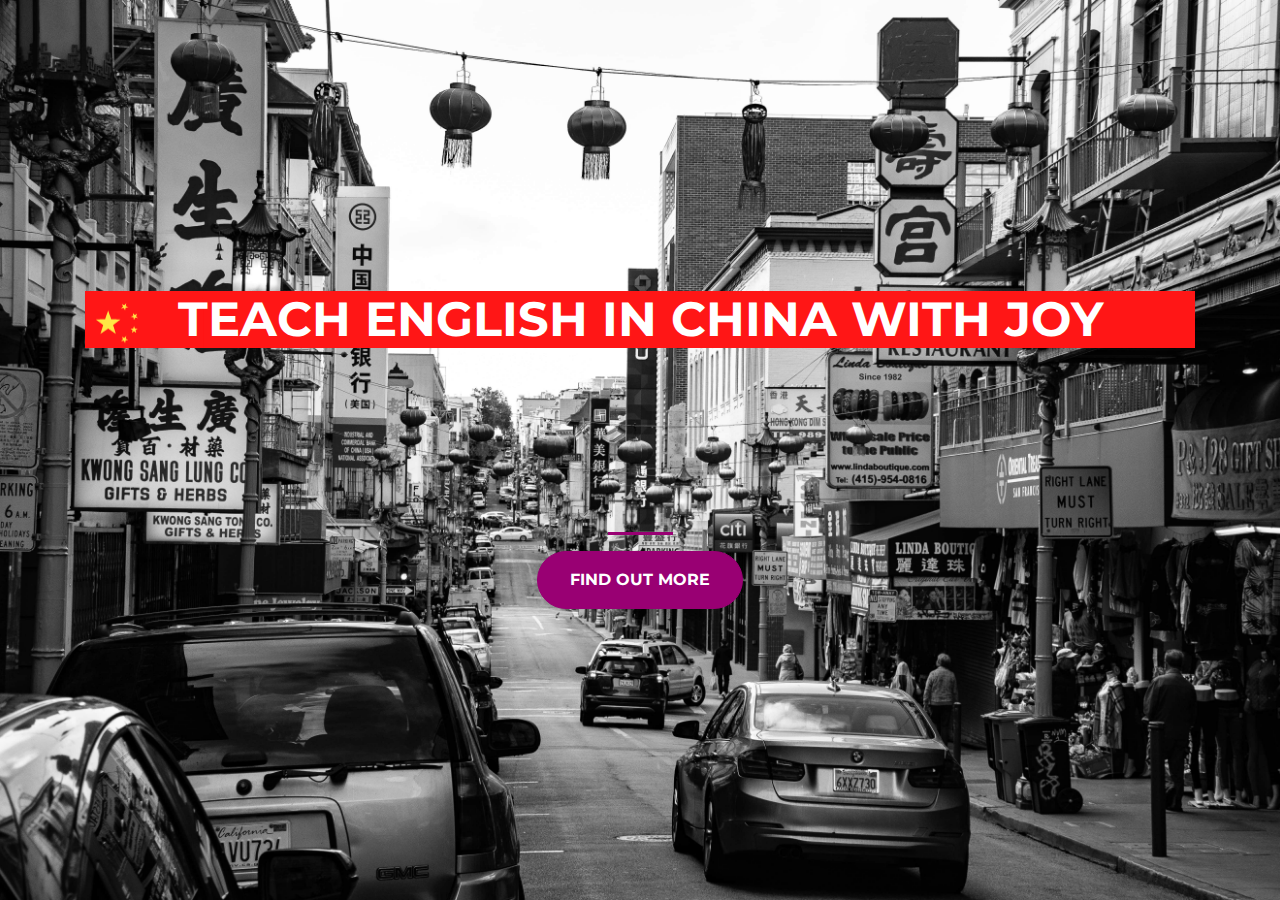
<file: teachenglishnchina/Index.html>
<!DOCTYPE html>
<html><head><title>Teach English in china with JOY</title><!-- Required meta tags --><meta charset="utf-8"><meta name="viewport" content="width=device-width, initial-scale=1, shrink-to-fit=no"><!-- Google Fonts --><link href="https://fonts.googleapis.com/css?family=Montserrat" rel="stylesheet"><!-- Bootstrap CSS from a CDN. This way you don't have to include the bootstrap file yourself --><link rel="stylesheet" href="https://stackpath.bootstrapcdn.com/bootstrap/4.3.1/css/bootstrap.min.css" integrity="sha384-ggOyR0iXCbMQv3Xipma34MD+dH/1fQ784/j6cY/iJTQUOhcWr7x9JvoRxT2MZw1T" crossorigin="anonymous"><!-- Your own stylesheet --><link rel="stylesheet" type="text/css" href="css/style.css"><!-- favicon --><link rel="shortcut icon" href="favicons/.-2958555-favicon.ico" type="image/x-icon"><link rel="icon" href="favicons/.-7373329-favicon.ico" type="image/x-icon"></head><body>
    <div class="container d-flex align-items-center h-100">
      <div class="row">
        <header class="text-center col-12"><div id="box">
            <h1 class="text-uppercase"><strong>Teach English in China with JOY </strong></h1>
          </div>
          
        </header><div class="buffer col-12"></div>
        <section class="text-center col-12"><hr><button class="btn btn-primary btn-xl"> <a href="home.html" style="color:white;">Find out more</a></button>
        </section></div>
    </div>
  </body></html>
</file>
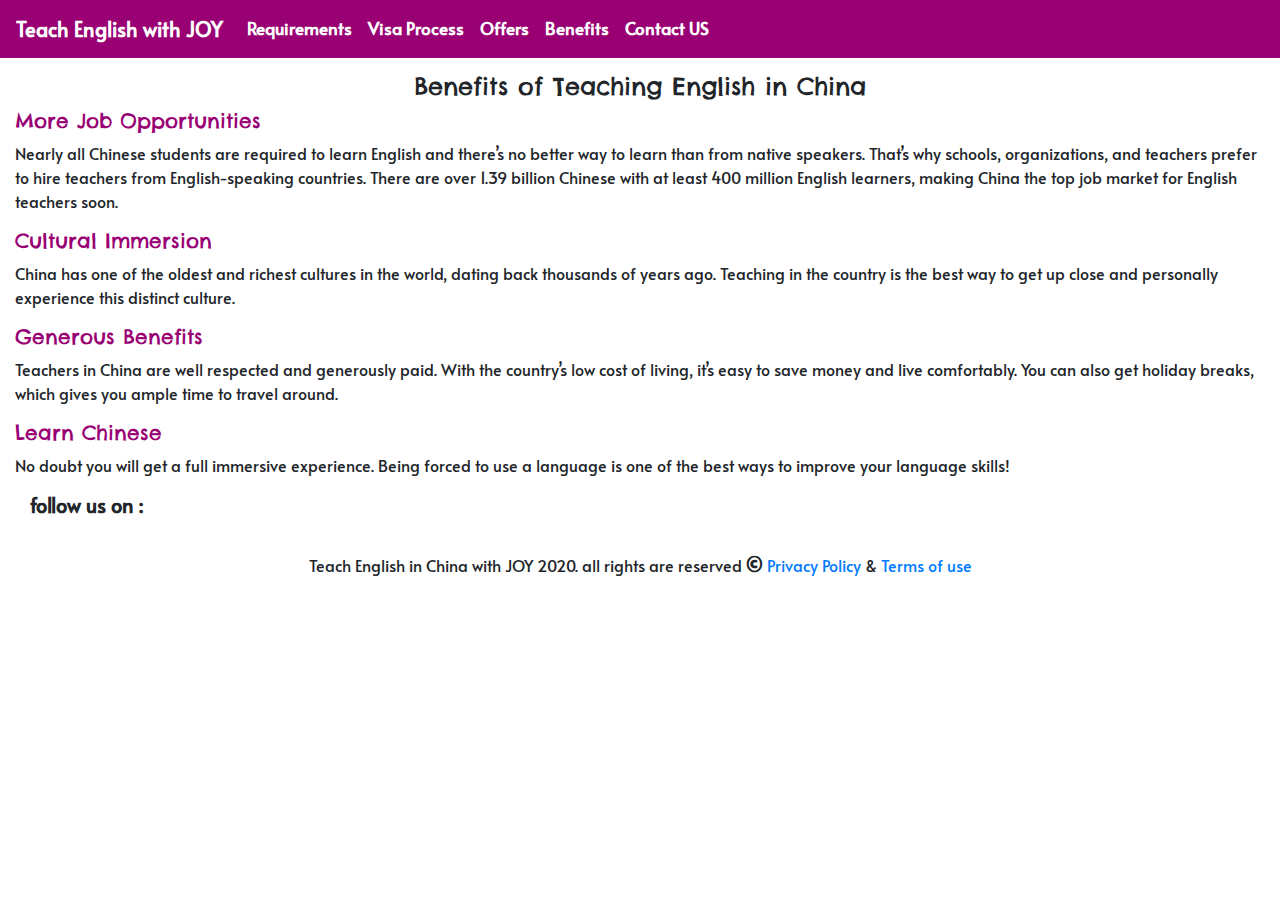
<file: teachenglishnchina/benefits.html>
<!DOCTYPE html>
<html lang="en" prefix="og: http://ogp.me/ns#"><head><!-- Required meta tags --><meta charset="utf-8"><meta name="viewport" content="width=device-width, initial-scale=1, shrink-to-fit=no"><!-- index css   --><link rel="stylesheet" href="css/home.css"><!--Google fonts--><link href="https://fonts.googleapis.com/css?family=Alata%7CBangers%7CLibre+Caslon+Text%7CQuicksand%7CSofadi+One%7CRaleway&amp;display=swap" rel="stylesheet"><link href="https://fonts.googleapis.com/css2?family=Chelsea+Market&amp;display=swap" rel="stylesheet"><link href="https://fonts.googleapis.com/css2?family=Raleway:ital@1&amp;display=swap" rel="stylesheet"><!--   favicon   --><link rel="shortcut icon" href="" type="image/x-icon"><link rel="icon" href="favicons/2526699-img-favicon.ico" type="image/x-icon"><!--    font awesome--><script src="js/4982c5392e.js" crossorigin="anonymous"></script><script src="js/js-fontawesome-iconpicker.min.js"></script><!-- Bootstrap CSS --><link rel="stylesheet" href="https://stackpath.bootstrapcdn.com/bootstrap/4.4.1/css/bootstrap.min.css" integrity="sha384-Vkoo8x4CGsO3+Hhxv8T/Q5PaXtkKtu6ug5TOeNV6gBiFeWPGFN9MuhOf23Q9Ifjh" crossorigin="anonymous"><!--social Media OPG --><meta property="og:title" content=""><meta property="og:type" content=""><meta property="og:url" content=""><meta property="og:image" content=""><meta property="og:image:width" content="300"><meta property="og:image:height" content="300"><!-- favicon --><link rel="icon" href="favicons/.-8148787-emoji.png"><link rel="shortcut icon" href="favicons/.-9412044-favicon.ico" type="image/x-icon"><link rel="icon" href="favicons/.-2333917-favicon.ico" type="image/x-icon"></head><body>
  <div class="container-fluid">
        <!-- this is the navbar -->
    <nav class="navbar fixed-top navbar-expand-lg navbar-dark" style="background-color: #990073"><a class="navbar-brand" href="Index.html">
            <b>Teach English with JOY</b>
        </a>
        <button class="navbar-toggler" type="button" data-toggle="collapse" data-target="#navbarSupportedContent" aria-controls="navbarSupportedContent" aria-expanded="false" aria-label="Toggle navigation">
            <span class="navbar-toggler-icon"></span>
        </button>

        <div class="collapse navbar-collapse" id="navbarSupportedContent">
            <ul class="navbar-nav mr-auto"><li class="nav-item active">
                    <a class="nav-link" href="requirements.html"><i class="fas fa-file-signature"></i> Requirements
                        <span class="sr-only">(current)</span>
                    </a>
                </li>
                <li class="nav-item active">
                    <a class="nav-link" href="visaProcess.html"><i class="fas fa-passport"></i> Visa Process
                        <span class="sr-only">(current)</span>
                    </a>
                </li>
                   <li class="nav-item active">
                    <a class="nav-link" href="offers.html"><i class="fas fa-bullhorn"></i> Offers
                        <span class="sr-only">(current)</span>
                    </a>
                </li>
                <li class="nav-item active">
                    <a class="nav-link" href="benefits.html"><i class="fas fa-dollar-sign"></i> Benefits
                        <span class="sr-only">(current)</span>
                    </a>
                </li>
                <li class="nav-item active">
                    <a class="nav-link" href="contact.html"> <i class="fas fa-user-circle"></i> Contact US
                        <span class="sr-only">(current)</span>
                    </a>
                  </li>
               
            </ul></div>
    </nav><br><br><br><!--==================the body starts her======--><h4>Benefits of Teaching English in China</h4>
       <h5>More Job Opportunities</h5>
       <p>Nearly all Chinese students are required to learn English and there&rsquo;s no better way to learn than from native speakers. That&rsquo;s why schools, organizations, and teachers prefer to hire teachers from English-speaking countries.

        There are over 1.39 billion Chinese with at least 400 million English learners, making China the top job market for English teachers soon.</p>
        <h5>Cultural Immersion</h5>
        <p>China has one of the oldest and richest cultures in the world, dating back thousands of years ago. Teaching in the country is the best way to get up close and personally experience this distinct culture.</p>
        <h5>Generous Benefits</h5>
        <p>Teachers in China are well respected and generously paid. With the country&rsquo;s low cost of living, it&rsquo;s easy to save money and live comfortably. You can also get holiday breaks, which gives you ample time to travel around.</p>
         <h5>Learn Chinese</h5>
         <p>No doubt you will get a full immersive experience. Being forced to use a language is one of the best ways to improve your language skills!</p>
        <!--    footer-->
   <!--=======================the footer ================================-->
   <footer><div class="container-fluid">
        <h6> <b> follow us on :</b></h6>
        <div class="row">  

            <div class="col">
                 
            <a href="#"><i class="fab fa-facebook-f fa-2x faa-tada animated-hover" style="color:darkblue;"></i></a>
        </div>
        <div class="col">
            <a href="#"><i class="fab fa-twitter fa-2x faa-tada animated-hover"></i></a>
        </div>
        <div class="col">
            <a href="#"><i class="fab fa-instagram fa-2x faa-tada animated-hover " style="color:black;"></i></a>
        </div>
        

        </div>
        <br><section><p>Teach English in China with JOY 2020. all rights are reserved <b>&copy;</b><a href="privacy.html"> Privacy Policy</a> &amp; <a href="terms.html">Terms of use</a></p>
        </section></div>
</footer></div>

 


<!-- Optional JavaScript -->
<!-- jQuery first, then Popper.js, then Bootstrap JS -->
<script src="js/jquery-3.4.1.slim.min.js" integrity="sha384-J6qa4849blE2+poT4WnyKhv5vZF5SrPo0iEjwBvKU7imGFAV0wwj1yYfoRSJoZ+n" crossorigin="anonymous"></script><script src="js/umd-popper.min.js" integrity="sha384-Q6E9RHvbIyZFJoft+2mJbHaEWldlvI9IOYy5n3zV9zzTtmI3UksdQRVvoxMfooAo" crossorigin="anonymous"></script><script src="js/js-bootstrap.min.js" integrity="sha384-wfSDF2E50Y2D1uUdj0O3uMBJnjuUD4Ih7YwaYd1iqfktj0Uod8GCExl3Og8ifwB6" crossorigin="anonymous"></script></body></html>
</file>
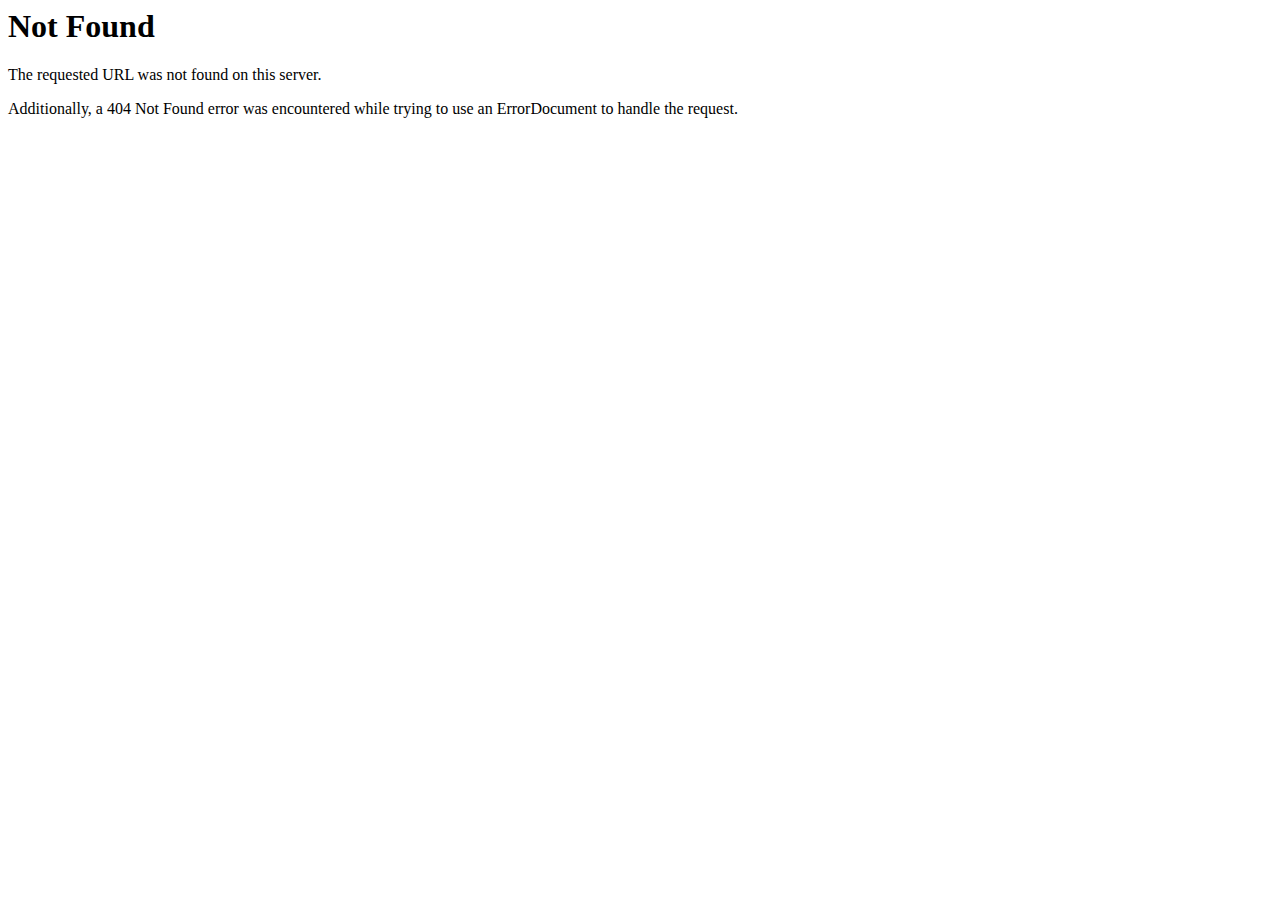
<file: teachenglishnchina/privacy.html>
<!DOCTYPE HTML PUBLIC "-//IETF//DTD HTML 2.0//EN">
<html><head>
<title>404 Not Found</title>
</head><body>
<h1>Not Found</h1>
<p>The requested URL was not found on this server.</p>
<p>Additionally, a 404 Not Found
error was encountered while trying to use an ErrorDocument to handle the request.</p>
</body></html>
</file>
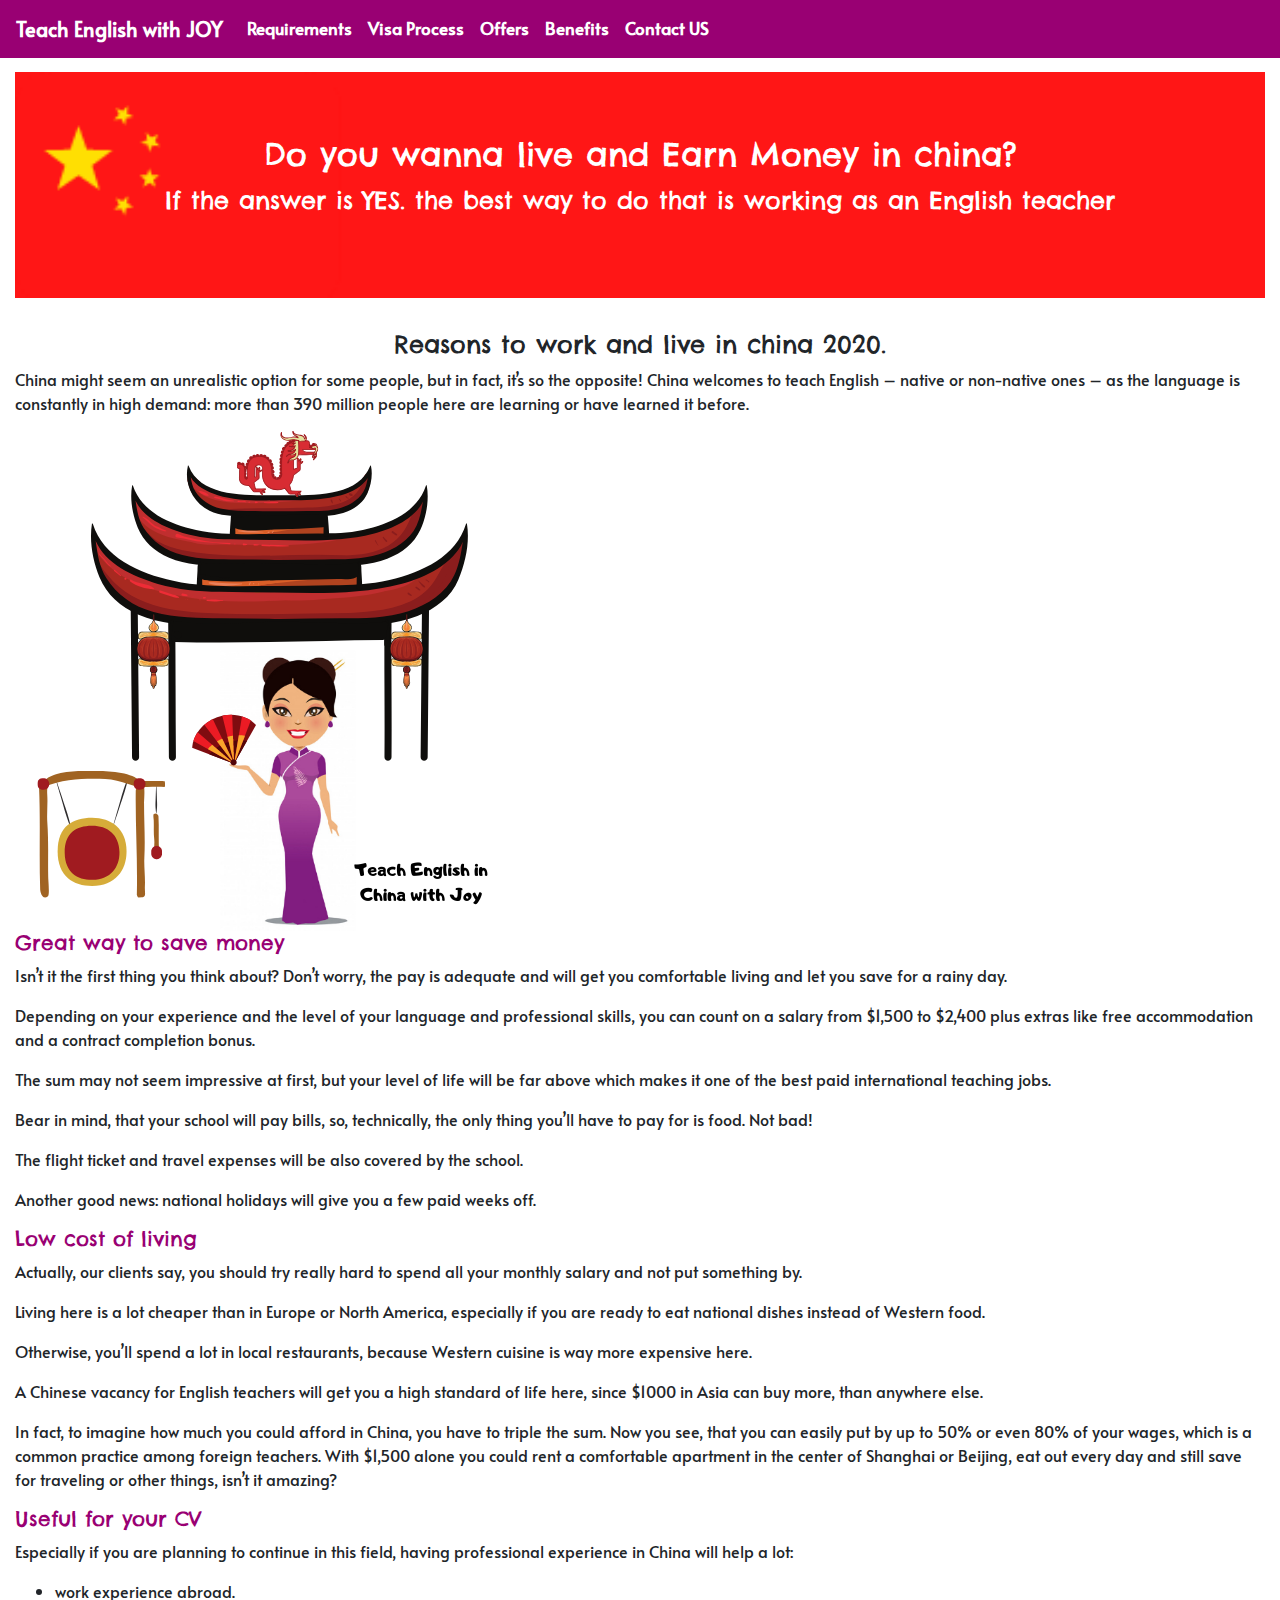
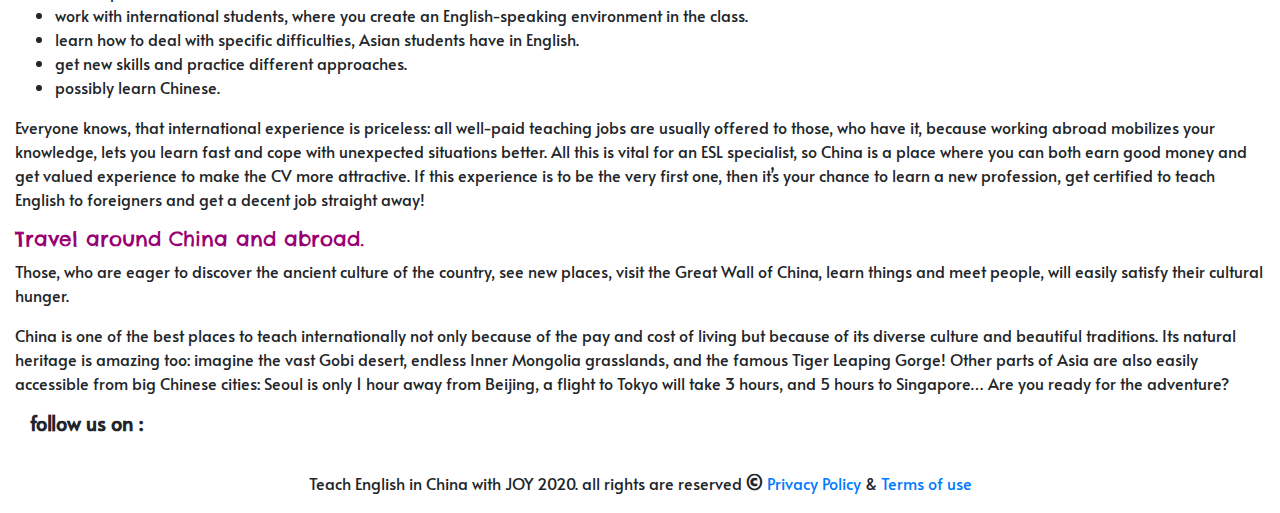
<file: teachenglishnchina/teachenglishnchina.html>
<!DOCTYPE html>
<html lang="en" prefix="og: http://ogp.me/ns#"><head><!-- Required meta tags --><meta charset="utf-8"><meta name="viewport" content="width=device-width, initial-scale=1, shrink-to-fit=no"><!-- index css   --><link rel="stylesheet" href="css/home.css"><!--Google fonts--><link href="https://fonts.googleapis.com/css?family=Alata%7CBangers%7CLibre+Caslon+Text%7CQuicksand%7CSofadi+One%7CRaleway&amp;display=swap" rel="stylesheet"><link href="https://fonts.googleapis.com/css2?family=Chelsea+Market&amp;display=swap" rel="stylesheet"><link href="https://fonts.googleapis.com/css2?family=Raleway:ital@1&amp;display=swap" rel="stylesheet"><!--   favicon   --><link rel="shortcut icon" href="" type="image/x-icon"><link rel="icon" href="favicons/9986403-img-favicon.ico" type="image/x-icon"><!--    font awesome--><script src="js/4982c5392e.js" crossorigin="anonymous"></script><script src="js/js-fontawesome-iconpicker.min.js"></script><!-- Bootstrap CSS --><link rel="stylesheet" href="https://stackpath.bootstrapcdn.com/bootstrap/4.4.1/css/bootstrap.min.css" integrity="sha384-Vkoo8x4CGsO3+Hhxv8T/Q5PaXtkKtu6ug5TOeNV6gBiFeWPGFN9MuhOf23Q9Ifjh" crossorigin="anonymous"><!--social Media OPG --><meta property="og:title" content="Teach English in China with JOY"><meta property="og:description" content="The Joy Agency helps you find a job in china"><meta property="og:url" content=""><meta property="og:image" content=""><meta property="og:image:width" content="300"><meta property="og:image:height" content="300"><!-- favicon --><link rel="shortcut icon" href="favicons/.-8300844-favicon.ico" type="image/x-icon"><link rel="icon" href="favicons/.-7061557-favicon.ico" type="image/x-icon"><title>Teach English in China with JOY</title></head><body>
  <div class="container-fluid">
        <!-- this is the navbar -->
    <nav class="navbar fixed-top navbar-expand-lg navbar-dark" style="background-color: #990073"><a class="navbar-brand" href="Index.html">
            <b>Teach English with JOY</b>
        </a>
        <button class="navbar-toggler" type="button" data-toggle="collapse" data-target="#navbarSupportedContent" aria-controls="navbarSupportedContent" aria-expanded="false" aria-label="Toggle navigation">
            <span class="navbar-toggler-icon"></span>
        </button>

        <div class="collapse navbar-collapse" id="navbarSupportedContent">
            <ul class="navbar-nav mr-auto"><li class="nav-item active">
                    <a class="nav-link" href="requirements.html"><i class="fas fa-file-signature"></i> Requirements
                        <span class="sr-only">(current)</span>
                    </a>
                </li>
                <li class="nav-item active">
                    <a class="nav-link" href="visaProcess.html"><i class="fas fa-passport"></i> Visa Process
                        <span class="sr-only">(current)</span>
                    </a>
                </li>
                   <li class="nav-item active">
                    <a class="nav-link" href="offers.html"><i class="fas fa-bullhorn"></i> Offers
                        <span class="sr-only">(current)</span>
                    </a>
                </li>
                <li class="nav-item active">
                    <a class="nav-link" href="benefits.html"><i class="fas fa-dollar-sign"></i> Benefits
                        <span class="sr-only">(current)</span>
                    </a>
                </li>
                <li class="nav-item active">
                    <a class="nav-link" href="contact.html"> <i class="fas fa-user-circle"></i> Contact US
                        <span class="sr-only">(current)</span>
                    </a>
                  </li>

            </ul></div>
    </nav><br><br><br><!--==================the body starts her======--><div class="jumbotron jumbotron-fluid">
                <div class="container">
                  <h6 class="display-4">Do you wanna live and Earn Money in china?</h6>
                  <p class="lead">If the answer is YES. the best way to do that is working as an English teacher</p>
                </div>
              </div>
              <h4>Reasons to work and live in china 2020.</h4>
              <p>China might seem an unrealistic option for some people, but in fact, it&rsquo;s so the opposite!

                China welcomes to teach English &ndash; native or non-native ones &ndash; as the language is constantly in high demand: more than 390 million people here are learning or have learned it before.</p>
                <img src="images/joy.png" class="img-fluid" alt="Responsive image"><h5>Great way to save money</h5>
                 <p>Isn&rsquo;t it the first thing you think about? Don&rsquo;t worry, the pay is adequate and will get you comfortable living and let you save for a rainy day.</p>
                 <p>Depending on your experience and the level of your language and professional skills, you can count on a salary from $1,500 to $2,400 plus extras like free accommodation and a contract completion bonus.</p>
                 <p>The sum may not seem impressive at first, but your level of life will be far above which makes it one of the best paid international teaching jobs.</p>
                 <p>Bear in mind, that your school will pay bills, so, technically, the only thing you&rsquo;ll have to pay for is food. Not bad!</p>
                 <p>The flight ticket and travel expenses will be also covered by the school.</p>
                 <p>Another good news: national holidays will give you a few paid weeks off. </p>
                <h5>Low cost of living</h5>
                <p>Actually, our clients say, you should try really hard to spend all your monthly salary and not put something by.</p>
                <p>Living here is a lot cheaper than in Europe or North America, especially if you are ready to eat national dishes instead of Western food.</p>
                <p>Otherwise, you&rsquo;ll spend a lot in local restaurants, because Western cuisine is way more expensive here.</p>
                <p>A Chinese vacancy for English teachers will get you a high standard of life here, since $1000 in Asia can buy more, than anywhere else.</p>
                <p>In fact, to imagine how much you could afford in China, you have to triple the sum.

                    Now you see, that you can easily put by up to 50% or even 80% of your wages, which is a common practice among foreign teachers.

                    With $1,500 alone you could rent a comfortable apartment in the center of Shanghai or Beijing, eat out every day and still save for traveling or other things, isn&rsquo;t it amazing?</p>
               <h5>Useful for your CV</h5>
               <p>Especially if you are planning to continue in this field, having professional experience in China will help a lot:</p>
               <ul id="list"><li>work experience abroad.</li>
                   <li>work with international students, where you create an English-speaking environment in the class.</li>
                   <li>learn how to deal with specific difficulties, Asian students have in English.</li>
                   <li>get new skills and practice different approaches.</li>
                   <li>possibly learn Chinese.</li>
               </ul><p>Everyone knows, that international experience is priceless: all well-paid teaching jobs are usually offered to those, who have it, because working abroad mobilizes your knowledge, lets you learn fast and cope with unexpected situations better.

                All this is vital for an ESL specialist, so China is a place where you can both earn good money and get valued experience to make the CV more attractive.

                If this experience is to be the very first one, then it&rsquo;s your chance to learn a new profession, get certified to teach English to foreigners and get a decent job straight away!</p>

                <h5>Travel around China and abroad.</h5>
                <p>Those, who are eager to discover the ancient culture of the country, see new places, visit the Great Wall of China, learn things and meet people, will easily satisfy their cultural hunger.</p><p>

                    China is one of the best places to teach internationally not only because of the pay and cost of living but because of its diverse culture and beautiful traditions.

                    Its natural heritage is amazing too: imagine the vast Gobi desert, endless Inner Mongolia grasslands, and the famous Tiger Leaping Gorge!

                    Other parts of Asia are also easily accessible from big Chinese cities: Seoul is only 1 hour away from Beijing, a flight to Tokyo will take 3 hours, and 5 hours to Singapore&hellip;

                    Are you ready for the adventure?</p>

   <!--    footer-->
   <!--=======================the footer ================================-->
        <footer><div class="container-fluid">
                <h6> <b> follow us on :</b></h6>
                <div class="row">

                    <div class="col">

                    <a href="#"><i class="fab fa-facebook-f fa-2x faa-tada animated-hover" style="color:darkblue;"></i></a>
                </div>
                <div class="col">
                    <a href="#"><i class="fab fa-twitter fa-2x faa-tada animated-hover"></i></a>
                </div>
                <div class="col">
                    <a href="#"><i class="fab fa-instagram fa-2x faa-tada animated-hover " style="color:black;"></i></a>
                </div>


                </div>
                <br><section><p>Teach English in China with JOY 2020. all rights are reserved <b>&copy;</b><a href="privacy.html"> Privacy Policy</a> &amp; <a href="terms.html">Terms of use</a></p>
                </section></div>
        </footer></div>




    <!-- Optional JavaScript -->
    <!-- jQuery first, then Popper.js, then Bootstrap JS -->
    <script src="js/jquery-3.4.1.slim.min.js" integrity="sha384-J6qa4849blE2+poT4WnyKhv5vZF5SrPo0iEjwBvKU7imGFAV0wwj1yYfoRSJoZ+n" crossorigin="anonymous"></script><script src="js/umd-popper.min.js" integrity="sha384-Q6E9RHvbIyZFJoft+2mJbHaEWldlvI9IOYy5n3zV9zzTtmI3UksdQRVvoxMfooAo" crossorigin="anonymous"></script><script src="js/js-bootstrap.min.js" integrity="sha384-wfSDF2E50Y2D1uUdj0O3uMBJnjuUD4Ih7YwaYd1iqfktj0Uod8GCExl3Og8ifwB6" crossorigin="anonymous"></script></body></html>
</file>
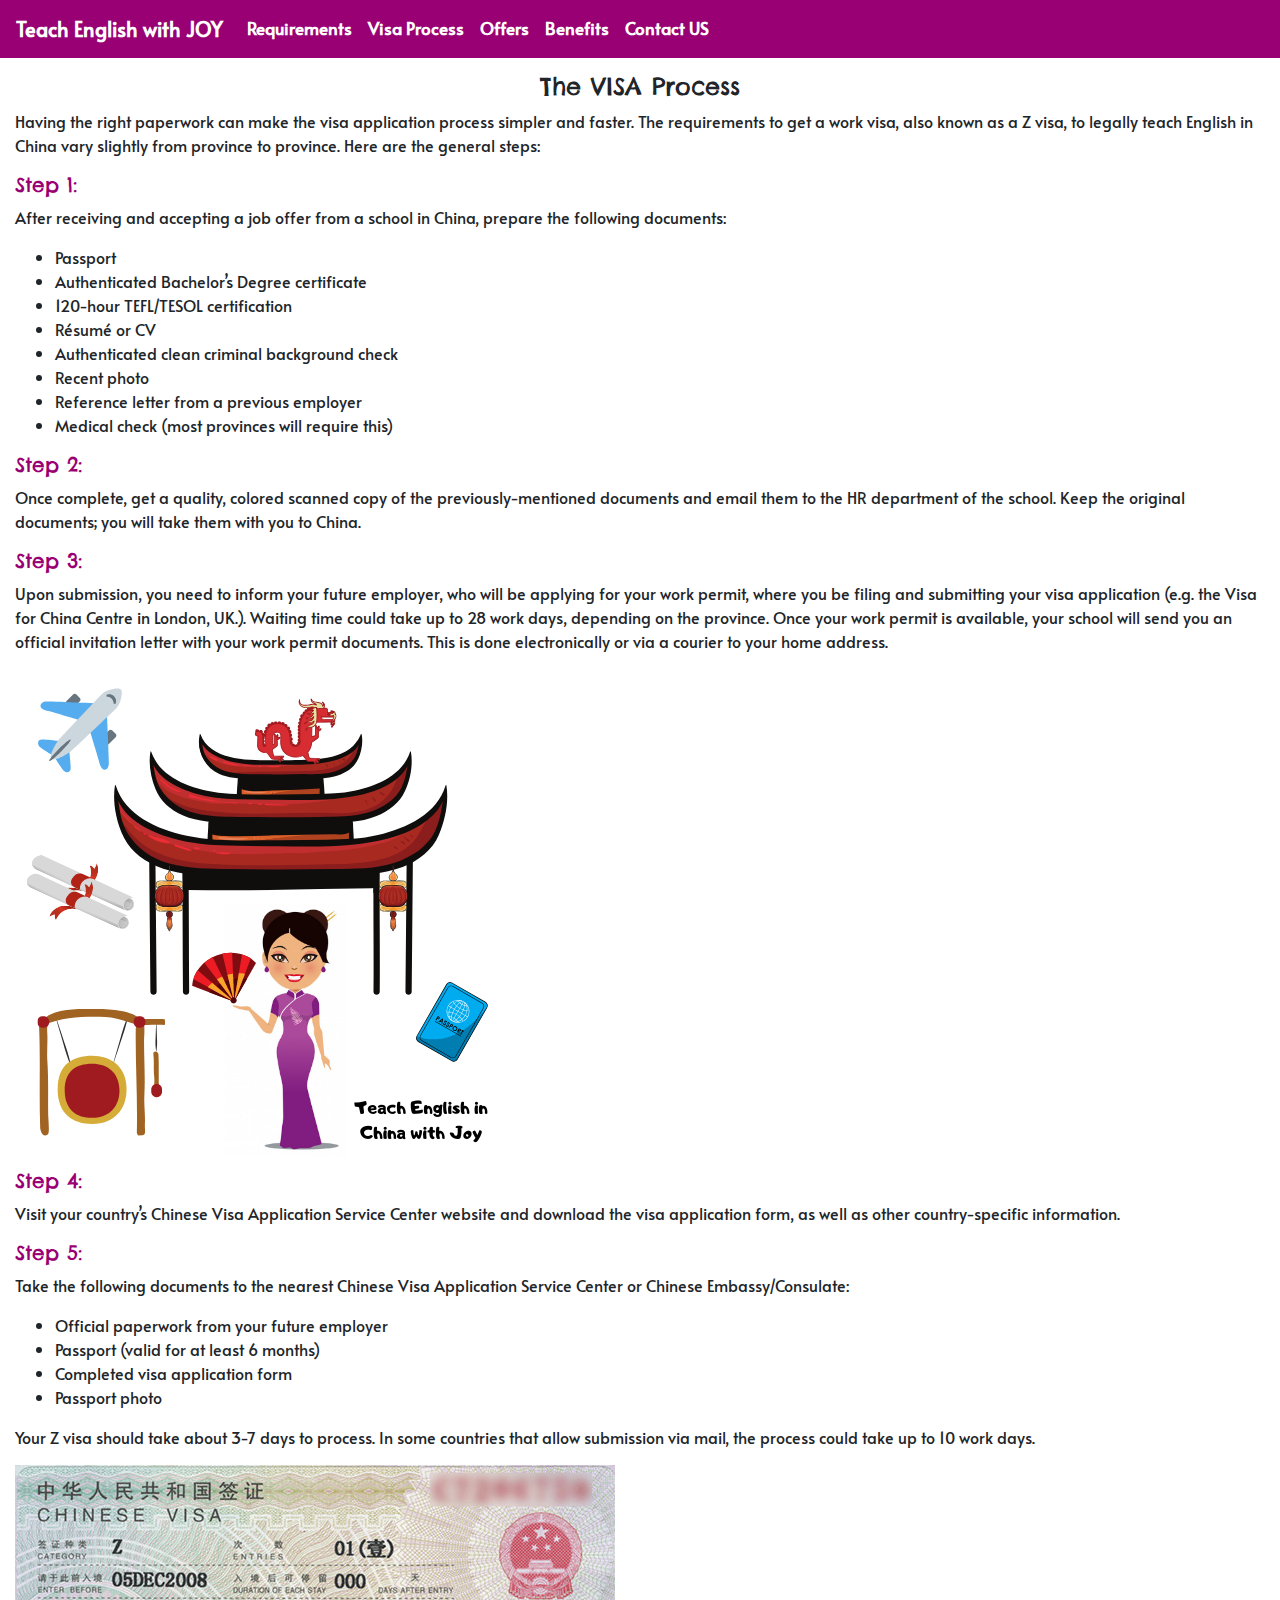
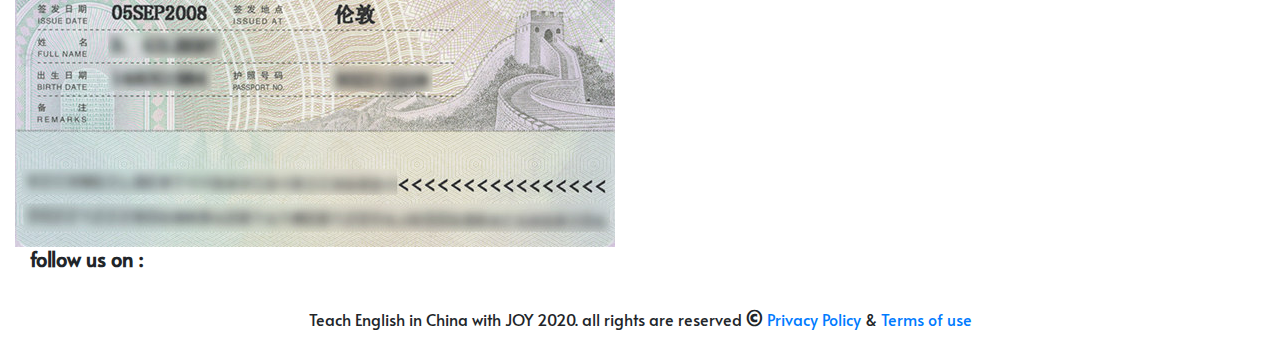
<file: teachenglishnchina/visaProcess.html>
<!DOCTYPE html>
<html lang="en" prefix="og: http://ogp.me/ns#"><head><!-- Required meta tags --><meta charset="utf-8"><meta name="viewport" content="width=device-width, initial-scale=1, shrink-to-fit=no"><!-- index css   --><link rel="stylesheet" href="css/home.css"><!--Google fonts--><link href="https://fonts.googleapis.com/css?family=Alata%7CBangers%7CLibre+Caslon+Text%7CQuicksand%7CSofadi+One%7CRaleway&amp;display=swap" rel="stylesheet"><link href="https://fonts.googleapis.com/css2?family=Chelsea+Market&amp;display=swap" rel="stylesheet"><link href="https://fonts.googleapis.com/css2?family=Raleway:ital@1&amp;display=swap" rel="stylesheet"><!--   favicon   --><link rel="shortcut icon" href="" type="image/x-icon"><link rel="icon" href="favicons/1037912-img-favicon.ico" type="image/x-icon"><!--    font awesome--><script src="js/4982c5392e.js" crossorigin="anonymous"></script><script src="js/js-fontawesome-iconpicker.min.js"></script><!-- Bootstrap CSS --><link rel="stylesheet" href="https://stackpath.bootstrapcdn.com/bootstrap/4.4.1/css/bootstrap.min.css" integrity="sha384-Vkoo8x4CGsO3+Hhxv8T/Q5PaXtkKtu6ug5TOeNV6gBiFeWPGFN9MuhOf23Q9Ifjh" crossorigin="anonymous"><!--social Media OPG --><meta property="og:title" content=""><meta property="og:type" content=""><meta property="og:url" content=""><meta property="og:image" content=""><meta property="og:image:width" content="300"><meta property="og:image:height" content="300"><!-- favicon --><link rel="shortcut icon" href="favicons/.-7465889-favicon.ico" type="image/x-icon"><link rel="icon" href="favicons/.-2224427-favicon.ico" type="image/x-icon"><title>Teach English in China with JOY</title></head><body>
  <div class="container-fluid">
        <!-- this is the navbar -->
    <nav class="navbar fixed-top navbar-expand-lg navbar-dark" style="background-color: #990073"><a class="navbar-brand" href="Index.html">
            <b>Teach English with JOY</b>
        </a>
        <button class="navbar-toggler" type="button" data-toggle="collapse" data-target="#navbarSupportedContent" aria-controls="navbarSupportedContent" aria-expanded="false" aria-label="Toggle navigation">
            <span class="navbar-toggler-icon"></span>
        </button>

        <div class="collapse navbar-collapse" id="navbarSupportedContent">
            <ul class="navbar-nav mr-auto"><li class="nav-item active">
                    <a class="nav-link" href="requirements.html"><i class="fas fa-file-signature"></i> Requirements
                        <span class="sr-only">(current)</span>
                    </a>
                </li>
                <li class="nav-item active">
                    <a class="nav-link" href="visaProcess.html"><i class="fas fa-passport"></i> Visa Process
                        <span class="sr-only">(current)</span>
                    </a>
                </li>
                   <li class="nav-item active">
                    <a class="nav-link" href="offers.html"><i class="fas fa-bullhorn"></i> Offers
                        <span class="sr-only">(current)</span>
                    </a>
                </li>
                <li class="nav-item active">
                    <a class="nav-link" href="benefits.html"><i class="fas fa-dollar-sign"></i> Benefits
                        <span class="sr-only">(current)</span>
                    </a>
                </li>
                <li class="nav-item active">
                    <a class="nav-link" href="contact.html"> <i class="fas fa-user-circle"></i> Contact US
                        <span class="sr-only">(current)</span>
                    </a>
                  </li>
               
            </ul></div>
    </nav><br><br><br><!--==================the body starts her======--><h4>The VISA Process</h4>
          <p>Having the right paperwork can make the visa application process simpler and faster.

            The requirements to get a work visa, also known as a Z visa, to legally teach English in China vary slightly from province to province. Here are the general steps:</p>
            <h5>Step 1:</h5> <p>After receiving and accepting a job offer from a school in China, prepare the following documents:</p>
            <ul id="list"><li>Passport</li>
                <li>Authenticated Bachelor&rsquo;s Degree certificate</li>
                <li>120-hour TEFL/TESOL certification</li>
                <li>R&eacute;sum&eacute; or CV</li>
                <li>Authenticated clean criminal background check</li>
                <li>Recent photo</li>
                <li>Reference letter from a previous employer</li>
                <li>Medical check (most provinces will require this)</li>
            </ul><h5>Step 2:</h5>
        <p>Once complete, get a quality, colored scanned copy of the previously-mentioned documents and email them to the HR department of the school. Keep the original documents; you will take them with you to China.</p>
        <h5>Step 3:</h5>
        <p>Upon submission, you need to inform your future employer, who will be applying for your work permit, where you be filing and submitting your visa application (e.g. the Visa for China Centre in London, UK.). Waiting time could take up to 28 work days, depending on the province.

            Once your work permit is available, your school will send you an official invitation letter with your work permit documents. This is done electronically or via a courier to your home address.</p>
            <img src="images/joyvisa.png" class="img-fluid" alt="Responsive image"><h5>Step 4:</h5>
        <p>Visit your country&rsquo;s Chinese Visa Application Service Center website and download the visa application form, as well as other country-specific information.</p>
        <h5>Step 5:</h5>
        <p>Take the following documents to the nearest Chinese Visa Application Service Center or Chinese Embassy/Consulate:</p>
          <ul id="list"><li>Official paperwork from your future employer</li>
              <li>Passport (valid for at least 6 months)</li>
              <li>Completed visa application form</li>
              <li>Passport photo</li>
          </ul><p>Your Z visa should take about 3-7 days to process. In some countries that allow submission via mail, the process could take up to 10 work days.</p>
          <img src="images/passport.jpg" class="img-fluid" alt="Responsive image"><!--    footer--><!--=======================the footer ================================--><footer><div class="container-fluid">
        <h6> <b> follow us on :</b></h6>
        <div class="row">  

            <div class="col">
                 
            <a href="#"><i class="fab fa-facebook-f fa-2x faa-tada animated-hover" style="color:darkblue;"></i></a>
        </div>
        <div class="col">
            <a href="#"><i class="fab fa-twitter fa-2x faa-tada animated-hover"></i></a>
        </div>
        <div class="col">
            <a href="#"><i class="fab fa-instagram fa-2x faa-tada animated-hover " style="color:black;"></i></a>
        </div>
        

        </div>
        <br><section><p>Teach English in China with JOY 2020. all rights are reserved <b>&copy;</b><a href="privacy.html"> Privacy Policy</a> &amp; <a href="terms.html">Terms of use</a></p>
        </section></div>
</footer></div>

 


<!-- Optional JavaScript -->
<!-- jQuery first, then Popper.js, then Bootstrap JS -->
<script src="js/jquery-3.4.1.slim.min.js" integrity="sha384-J6qa4849blE2+poT4WnyKhv5vZF5SrPo0iEjwBvKU7imGFAV0wwj1yYfoRSJoZ+n" crossorigin="anonymous"></script><script src="js/umd-popper.min.js" integrity="sha384-Q6E9RHvbIyZFJoft+2mJbHaEWldlvI9IOYy5n3zV9zzTtmI3UksdQRVvoxMfooAo" crossorigin="anonymous"></script><script src="js/js-bootstrap.min.js" integrity="sha384-wfSDF2E50Y2D1uUdj0O3uMBJnjuUD4Ih7YwaYd1iqfktj0Uod8GCExl3Og8ifwB6" crossorigin="anonymous"></script></body></html>
</file>
<file: teachenglishnchina/css/style.css>
body,
html {
  width: 100%;
  height: 100%;
  font-family: 'Montserrat', sans-serif;
  background: url(../images/china.jpg) no-repeat center center fixed; 
  -webkit-background-size: cover;
  -moz-background-size: cover;
  -o-background-size: cover;
  background-size: cover;
}
#box{
  background-image: url(../images/banner.png);
  
}
h1 {
  font-size: 3rem;
  color:white;
  border-width: 2rem;
  border-color: black;
  border-width: thin;
}

hr {
  border-color:  #990073;
  border-width: 3px;
  max-width: 65px;
}

.buffer {
  height: 10rem;
}
button a 
{
  text-decoration: none;
}
.btn {
  font-weight: 700;
  border-radius: 300px;
  text-transform: uppercase;
}

.btn-primary {
  background-color: #990073;
  border-color:  #990073;
}

.btn-primary:hover {
  background-color:  #990073;
  border-color:  #990073;
  text-decoration: none;
}

.btn-xl {
  padding: 1rem 2rem;
}
</file>
<file: teachenglishnchina/css/home.css>
html{
    /*
        // Extra small devices (portrait phones, less than 576px)
    // No media query since this is the default in Bootstrap
    */
    
    /*// Small devices (landscape phones, 576px and up)*/
    @media (min-width: 576px) { ... }
    
    /*// Medium devices (tablets, 768px and up)*/
    @media (min-width: 768px) { ... }
    
    /*// Large devices (desktops, 992px and up)*/
    @media (min-width: 992px) { ... }
    
    /*// Extra large devices (large desktops, 1200px and up)*/
    @media (min-width: 1200px) { ... }
    }
    nav{
        font-family: 'Alata', sans-serif;
        font-size: 17px;
    }
    b{
        font-size: 20px;
        font-family: 'Alata', sans-serif;
    }
    nav i{
        color: white;
    }
    nav span{
      color: white;
        font-family: 'Alata', sans-serif;
        
    }
    nav .nav-item .nav-link{
        text-decoration: none;
         font-weight: bold;
    }
    nav .nav-item .nav-link i
    


   
    /*body*/
    .body{
        font-family: 'Alata', sans-serif; 
    }
    .body .container p img{
        width: auto;
        height: auto;
        float: right;
    }
    .jumbotron
    {
        background-image: url(../images/china.png);
        background-size: cover;
        
    }
    .jumbotron-fluid
    {
     border-radius: 15px;
    }
    
    .container h6
    {
        text-align: center;
        font-family: 'Chelsea Market', cursive;
        font-size: 2rem;
        color: white;
    }
    .container p
    {
        text-align: center;
        font-family: 'Chelsea Market', cursive;
        font-size: 1.5rem;
        color:white;
    }
    h4
    {
        font-family: 'Chelsea Market', cursive;
        text-align: center;  
    }
    p
    {
        font-family: 'Alata', sans-serif;
    }
    h5
    {
        font-family: 'Chelsea Market', cursive; 
        color:#990073 ; 
    }
    #list
    {
        font-family: 'Alata', sans-serif;  
    }
    /*===============================================================footer========================================================================*/
    footer{
        text-align: center;
    }
    footer h6 {
        text-align: left;
        font-family: 'Alata', sans-serif; 
      
    }
    
    .col img {
        width: 50px;
        height: 50px;
    }
    
    section {
        text-align: center;
        font-family: 'Alata', sans-serif; 
    }
    
    section p {
    
        text-decoration: none;
    }
    section p a{
        text-decoration: none;
    }section p a:hover{
        text-decoration: none;
    }
    .container .row
    {
        text-align: center;
    }
    .container .row .col-sm a .card img
    {
        height:250px;
        width: 400px;
      
    }
    .container .row .col-sm a
    {
        text-decoration: none;
        color: black;
    }
    .container .row .col-sm a .card h5
    {
      font-family:'Alata', sans-serif;  
    }
</file>
